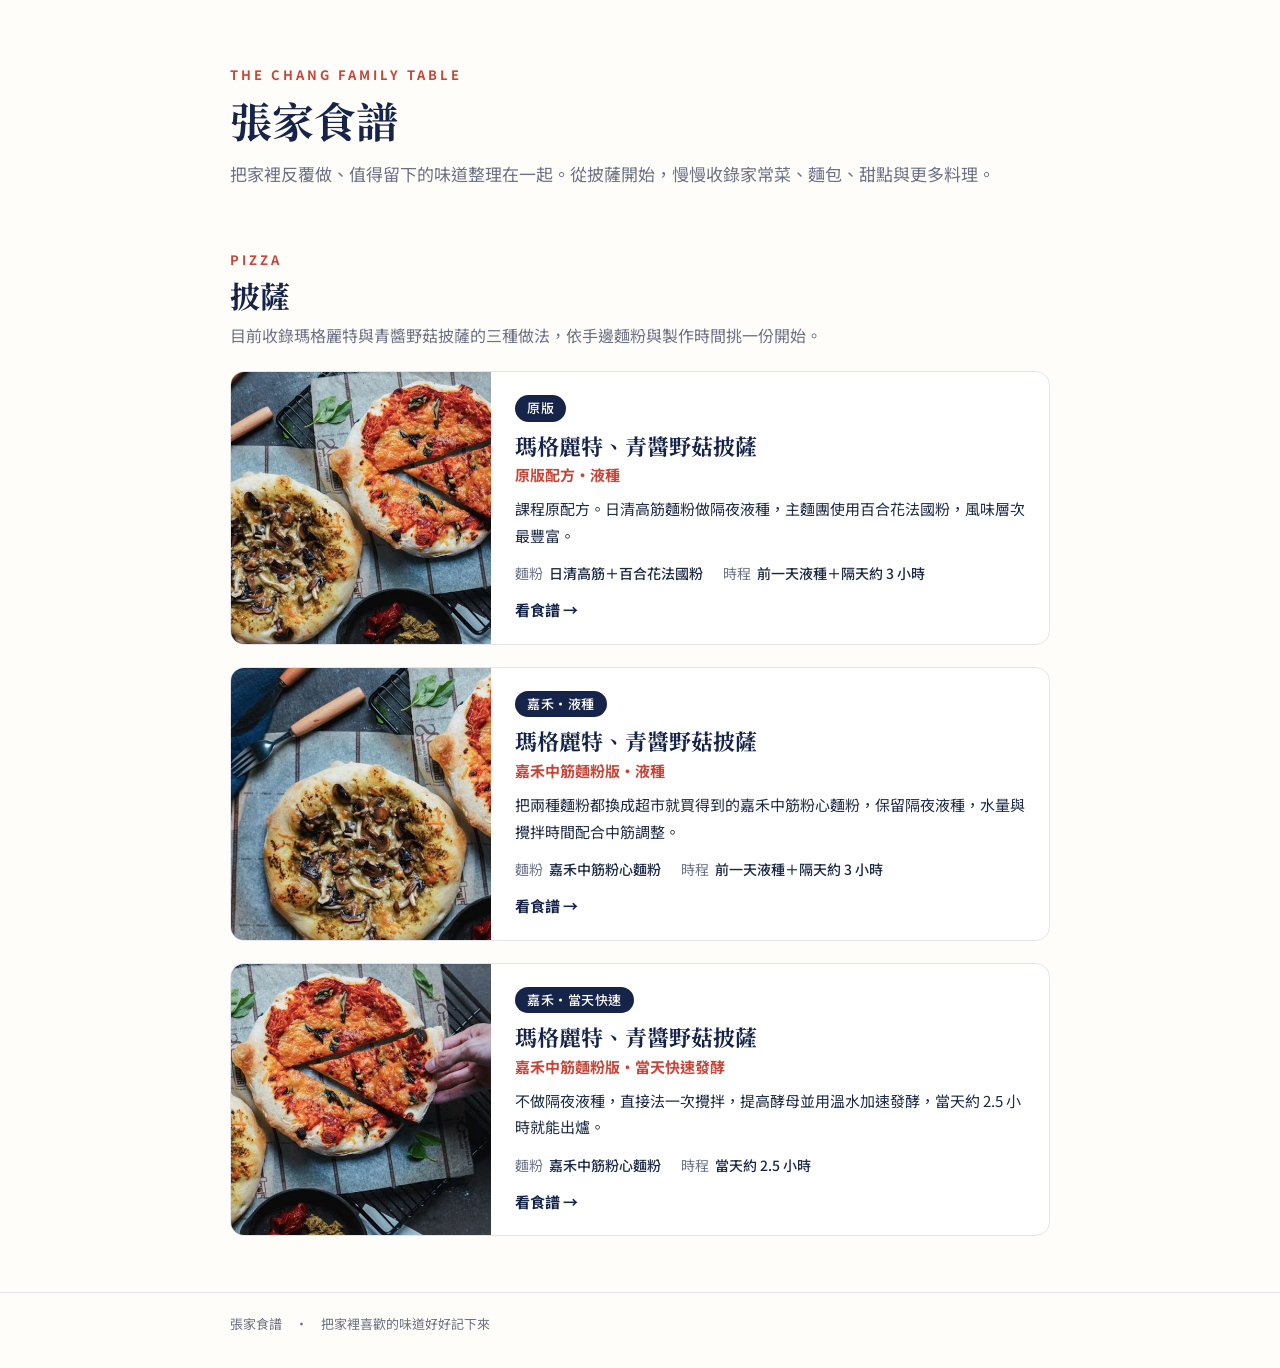
<file: site/index.html>
<!doctype html>
<html lang="zh-Hant-TW">
<head>
<meta charset="utf-8">
<meta name="viewport" content="width=device-width, initial-scale=1">
<title>張家食譜</title>
<meta name="description" content="張家餐桌上的家常菜、麵包、甜點與各種料理筆記">
<link rel="preconnect" href="https://fonts.googleapis.com">
<link rel="preconnect" href="https://fonts.gstatic.com" crossorigin>
<link href="https://fonts.googleapis.com/css2?family=Noto+Sans+TC:wght@400;500;700&family=Noto+Serif+TC:wght@600;700&display=swap" rel="stylesheet">
<link rel="stylesheet" href="assets/style.css">
<link rel="icon" href="assets/favicon.svg" type="image/svg+xml">
</head>
<body>

<header class="home-head"><div class="wrap">
  <p class="eyebrow">The Chang Family Table</p>
  <h1>張家食譜</h1>
  <p class="lead">把家裡反覆做、值得留下的味道整理在一起。從披薩開始，慢慢收錄家常菜、麵包、甜點與更多料理。</p>
</div></header>
<main class="wrap">
  <div class="collection-head">
    <p class="eyebrow">Pizza</p>
    <h2>披薩</h2>
    <p>目前收錄瑪格麗特與青醬野菇披薩的三種做法，依手邊麵粉與製作時間挑一份開始。</p>
  </div>
  <div class="list"><a class="rcard" href="recipes/original.html">
  <img src="assets/thumb-original.jpg" alt="" width="520" height="520" loading="lazy">
  <div class="rbody"><span class="badge">原版</span>
  <h2>瑪格麗特、青醬野菇披薩</h2><p class="variant">原版配方・液種</p>
  <p>課程原配方。日清高筋麵粉做隔夜液種，主麵團使用百合花法國粉，風味層次最豐富。</p>
  <dl><div><dt>麵粉</dt><dd>日清高筋＋百合花法國粉</dd></div><div><dt>時程</dt><dd>前一天液種＋隔天約 3 小時</dd></div></dl>
  <span class="more">看食譜 →</span></div></a><a class="rcard" href="recipes/chiaher-poolish.html">
  <img src="assets/thumb-chiaher-poolish.jpg" alt="" width="520" height="520" loading="lazy">
  <div class="rbody"><span class="badge">嘉禾・液種</span>
  <h2>瑪格麗特、青醬野菇披薩</h2><p class="variant">嘉禾中筋麵粉版・液種</p>
  <p>把兩種麵粉都換成超市就買得到的嘉禾中筋粉心麵粉，保留隔夜液種，水量與攪拌時間配合中筋調整。</p>
  <dl><div><dt>麵粉</dt><dd>嘉禾中筋粉心麵粉</dd></div><div><dt>時程</dt><dd>前一天液種＋隔天約 3 小時</dd></div></dl>
  <span class="more">看食譜 →</span></div></a><a class="rcard" href="recipes/chiaher-same-day.html">
  <img src="assets/thumb-chiaher-same-day.jpg" alt="" width="520" height="520" loading="lazy">
  <div class="rbody"><span class="badge">嘉禾・當天快速</span>
  <h2>瑪格麗特、青醬野菇披薩</h2><p class="variant">嘉禾中筋麵粉版・當天快速發酵</p>
  <p>不做隔夜液種，直接法一次攪拌，提高酵母並用溫水加速發酵，當天約 2.5 小時就能出爐。</p>
  <dl><div><dt>麵粉</dt><dd>嘉禾中筋粉心麵粉</dd></div><div><dt>時程</dt><dd>當天約 2.5 小時</dd></div></dl>
  <span class="more">看食譜 →</span></div></a></div>
</main>
<footer class="site-foot"><div class="wrap">張家食譜　·　把家裡喜歡的味道好好記下來</div></footer>
</body>
</html>
</file>
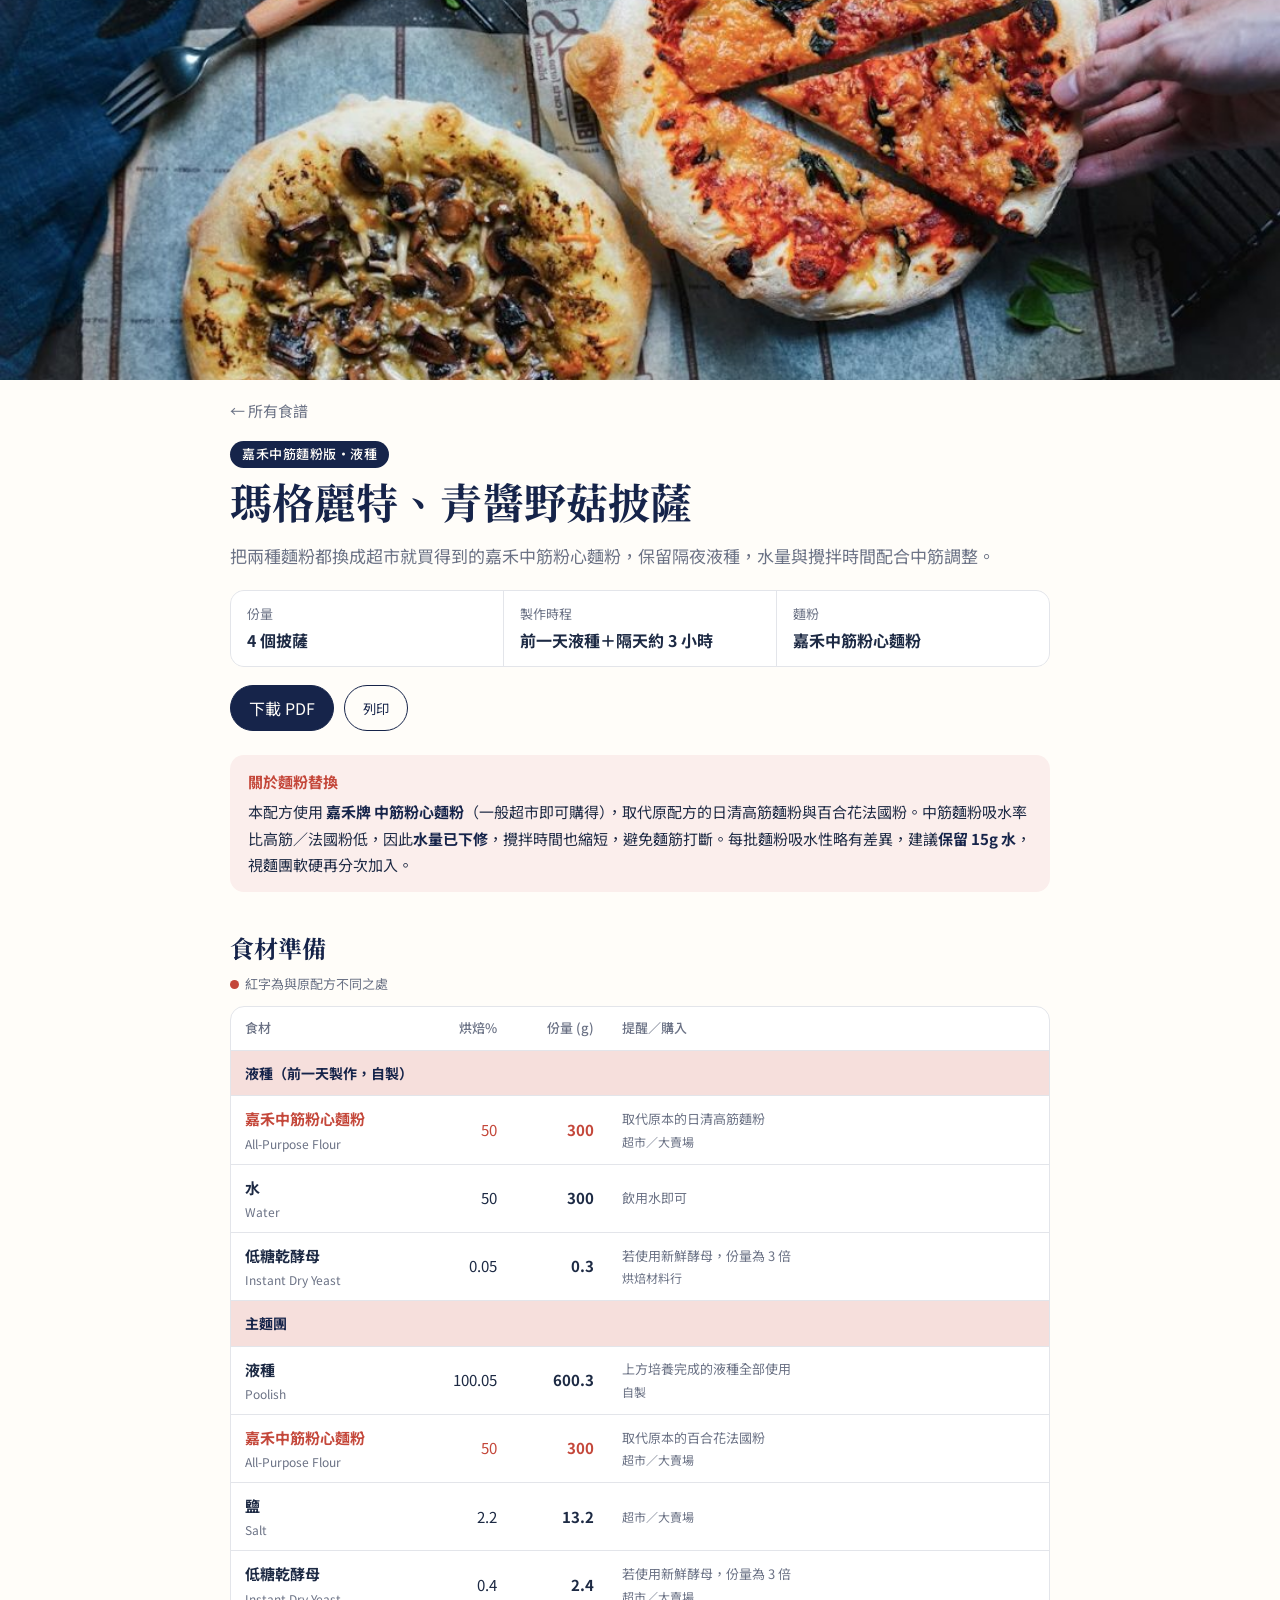
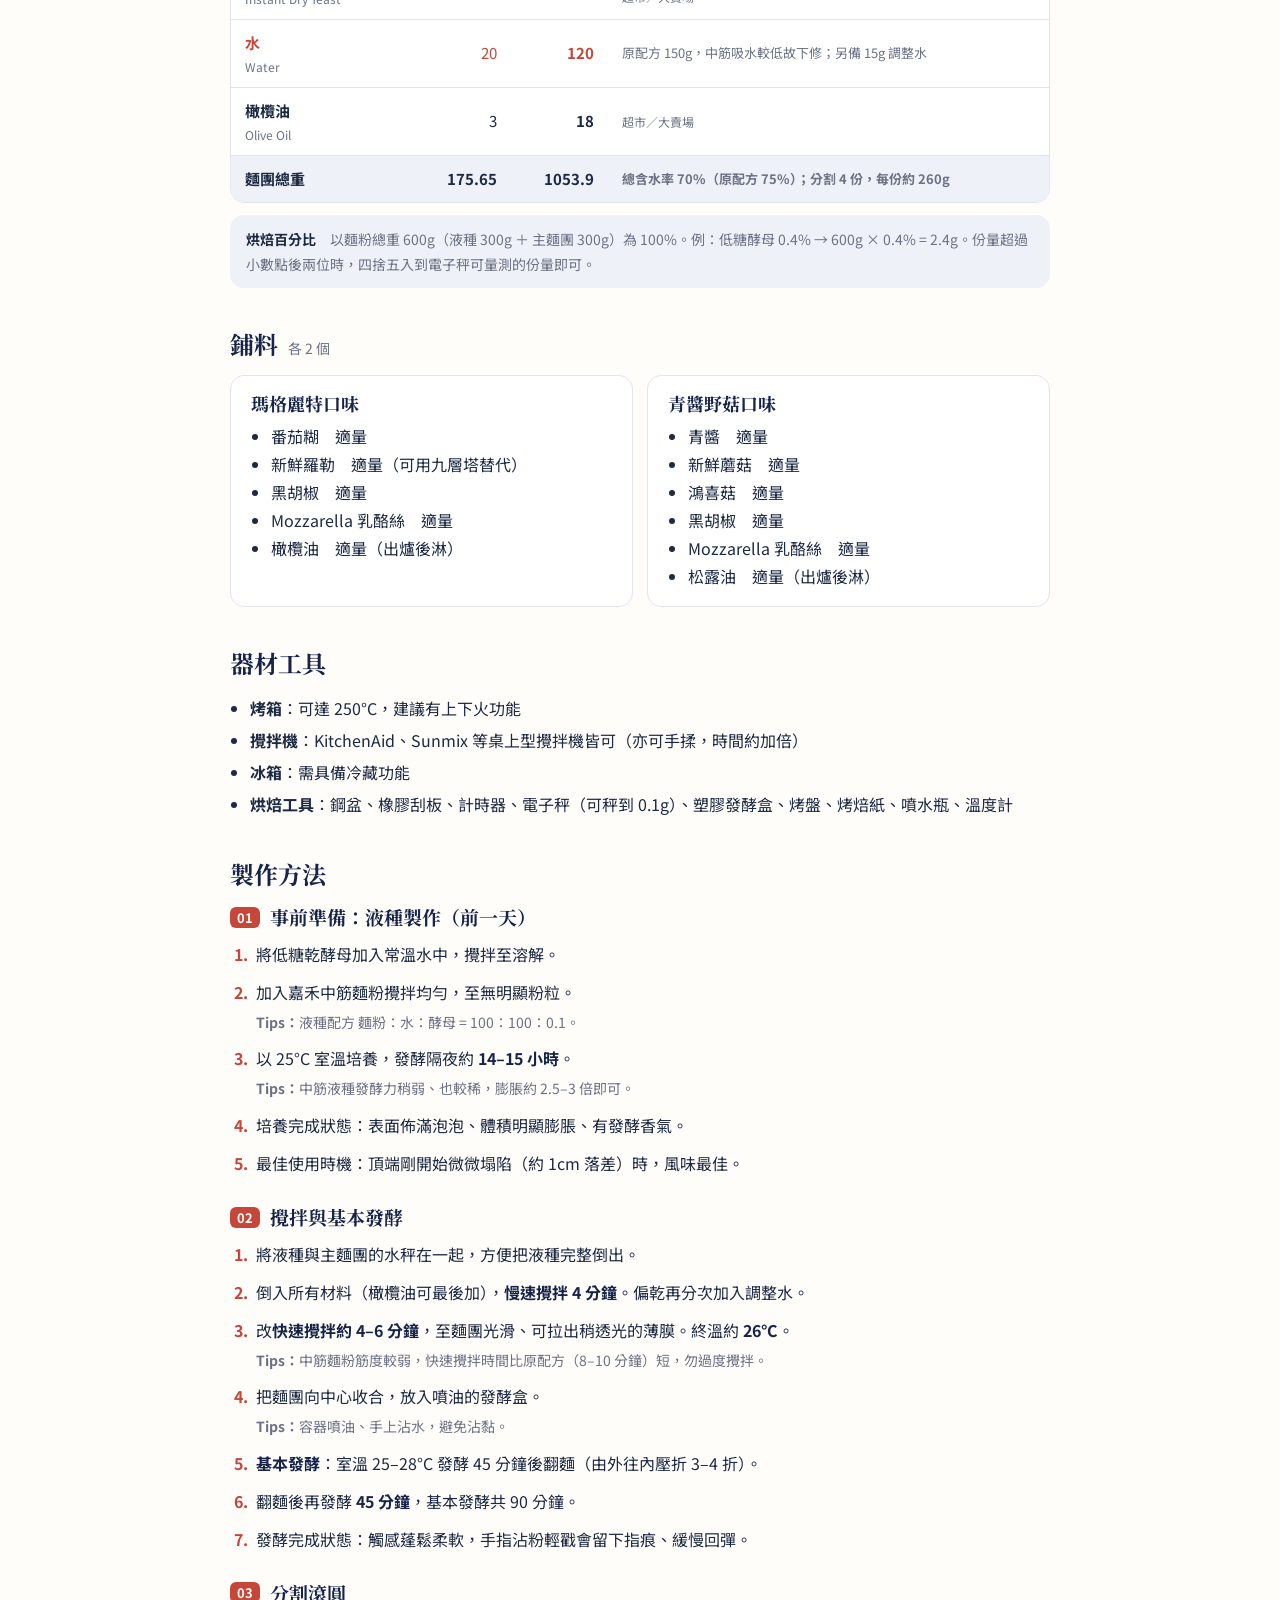
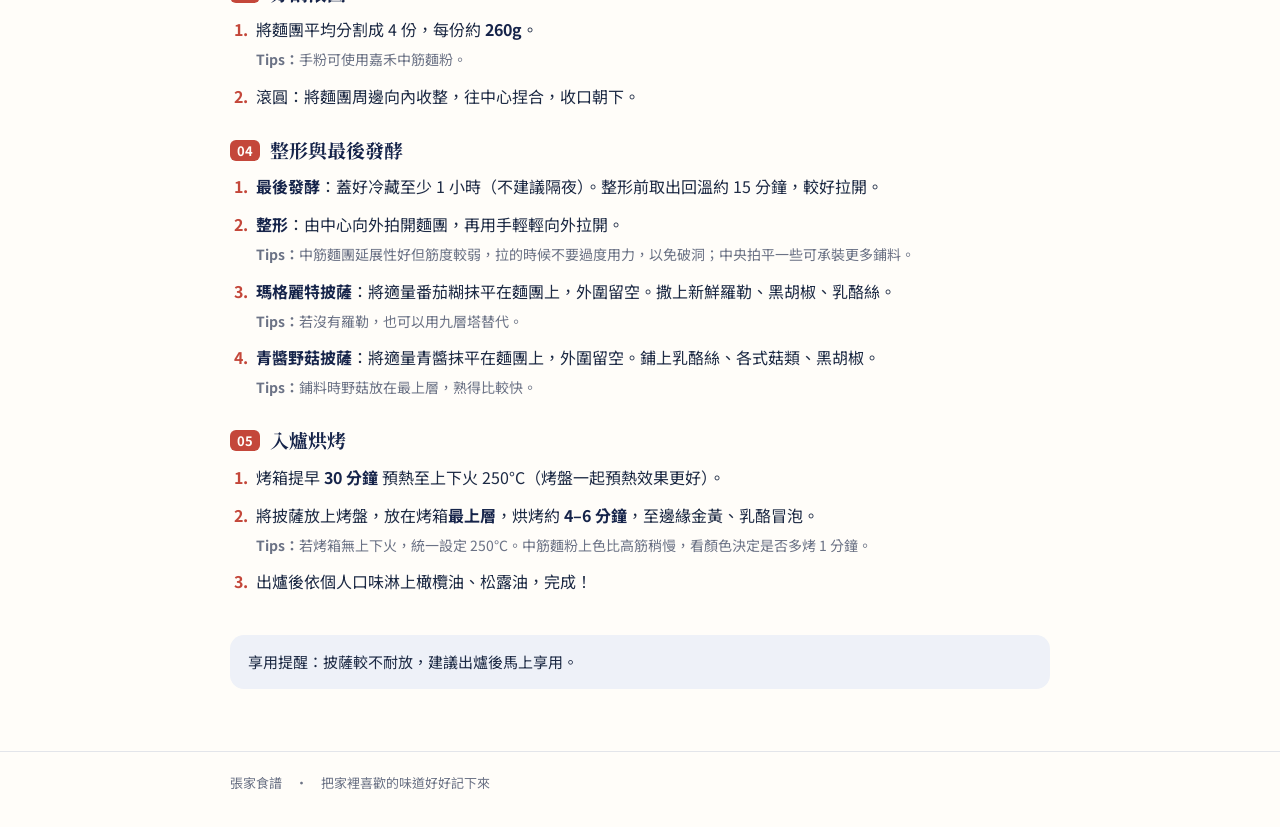
<file: site/recipes/chiaher-poolish.html>
<!doctype html>
<html lang="zh-Hant-TW">
<head>
<meta charset="utf-8">
<meta name="viewport" content="width=device-width, initial-scale=1">
<title>嘉禾中筋麵粉版・液種｜瑪格麗特、青醬野菇披薩</title>
<meta name="description" content="把兩種麵粉都換成超市就買得到的嘉禾中筋粉心麵粉，保留隔夜液種，水量與攪拌時間配合中筋調整。">
<link rel="preconnect" href="https://fonts.googleapis.com">
<link rel="preconnect" href="https://fonts.gstatic.com" crossorigin>
<link href="https://fonts.googleapis.com/css2?family=Noto+Sans+TC:wght@400;500;700&family=Noto+Serif+TC:wght@600;700&display=swap" rel="stylesheet">
<link rel="stylesheet" href="../assets/style.css">
<link rel="icon" href="../assets/favicon.svg" type="image/svg+xml">
</head>
<body>

<header class="hero">
  <img src="../assets/cover.jpg" alt="瑪格麗特披薩與青醬野菇披薩成品" width="1100" height="613">
</header>
<main class="wrap recipe">
  <nav class="crumb"><a href="../">← 所有食譜</a></nav>
  <p class="badge">嘉禾中筋麵粉版・液種</p>
  <h1>瑪格麗特、青醬野菇披薩</h1>
  <p class="lead">把兩種麵粉都換成超市就買得到的嘉禾中筋粉心麵粉，保留隔夜液種，水量與攪拌時間配合中筋調整。</p>
  <dl class="facts">
    <div><dt>份量</dt><dd>4 個披薩</dd></div>
    <div><dt>製作時程</dt><dd>前一天液種＋隔天約 3 小時</dd></div>
    <div><dt>麵粉</dt><dd>嘉禾中筋粉心麵粉</dd></div>
  </dl>
  <div class="actions"><a class="btn" href="../pdf/chiaher-poolish.pdf" download>下載 PDF</a><button class="btn ghost" onclick="window.print()">列印</button></div>
  <aside class="note"><h4>關於麵粉替換</h4><p>本配方使用 <strong>嘉禾牌 中筋粉心麵粉</strong>（一般超市即可購得），取代原配方的日清高筋麵粉與百合花法國粉。中筋麵粉吸水率比高筋／法國粉低，因此<strong>水量已下修</strong>，攪拌時間也縮短，避免麵筋打斷。每批麵粉吸水性略有差異，建議<strong>保留 15g 水</strong>，視麵團軟硬再分次加入。</p></aside>
  <section><h2>食材準備</h2><p class="legend"><span class="dot"></span>紅字為與原配方不同之處</p><div class="table-wrap"><table class="ing">
<thead><tr><th>食材</th><th class="num">烘焙%</th><th class="num">份量 (g)</th><th>提醒／購入</th></tr></thead>
<tbody><tr class="sec"><th colspan="4" scope="rowgroup">液種（前一天製作，自製）</th></tr><tr class="chg"><td class="name">嘉禾中筋粉心麵粉<span>All-Purpose Flour</span></td><td class="num">50</td><td class="num g">300</td><td class="memo">取代原本的日清高筋麵粉<small>超市／大賣場</small></td></tr><tr><td class="name">水<span>Water</span></td><td class="num">50</td><td class="num g">300</td><td class="memo">飲用水即可</td></tr><tr><td class="name">低糖乾酵母<span>Instant Dry Yeast</span></td><td class="num">0.05</td><td class="num g">0.3</td><td class="memo">若使用新鮮酵母，份量為 3 倍<small>烘焙材料行</small></td></tr><tr class="sec"><th colspan="4" scope="rowgroup">主麵團</th></tr><tr><td class="name">液種<span>Poolish</span></td><td class="num">100.05</td><td class="num g">600.3</td><td class="memo">上方培養完成的液種全部使用<small>自製</small></td></tr><tr class="chg"><td class="name">嘉禾中筋粉心麵粉<span>All-Purpose Flour</span></td><td class="num">50</td><td class="num g">300</td><td class="memo">取代原本的百合花法國粉<small>超市／大賣場</small></td></tr><tr><td class="name">鹽<span>Salt</span></td><td class="num">2.2</td><td class="num g">13.2</td><td class="memo"><small>超市／大賣場</small></td></tr><tr><td class="name">低糖乾酵母<span>Instant Dry Yeast</span></td><td class="num">0.4</td><td class="num g">2.4</td><td class="memo">若使用新鮮酵母，份量為 3 倍<small>超市／大賣場</small></td></tr><tr class="chg"><td class="name">水<span>Water</span></td><td class="num">20</td><td class="num g">120</td><td class="memo">原配方 150g，中筋吸水較低故下修；另備 15g 調整水</td></tr><tr><td class="name">橄欖油<span>Olive Oil</span></td><td class="num">3</td><td class="num g">18</td><td class="memo"><small>超市／大賣場</small></td></tr><tr class="total"><td class="name">麵團總重</td><td class="num">175.65</td><td class="num g">1053.9</td><td class="memo">總含水率 70%（原配方 75%）；分割 4 份，每份約 260g</td></tr></tbody></table></div><p class="baker"><b>烘焙百分比</b>　以麵粉總重 600g（液種 300g ＋ 主麵團 300g）為 100%。例：低糖酵母 0.4% → 600g × 0.4% = 2.4g。份量超過小數點後兩位時，四捨五入到電子秤可量測的份量即可。</p></section>
  
  <section><h2>鋪料 <em>各 2 個</em></h2><div class="cards"><div class="card"><h3>瑪格麗特口味</h3><ul><li>番茄糊　適量</li><li>新鮮羅勒　適量（可用九層塔替代）</li><li>黑胡椒　適量</li><li>Mozzarella 乳酪絲　適量</li><li>橄欖油　適量（出爐後淋）</li></ul></div><div class="card"><h3>青醬野菇口味</h3><ul><li>青醬　適量</li><li>新鮮蘑菇　適量</li><li>鴻喜菇　適量</li><li>黑胡椒　適量</li><li>Mozzarella 乳酪絲　適量</li><li>松露油　適量（出爐後淋）</li></ul></div></div></section>
  <section><h2>器材工具</h2><ul class="tools"><li><b>烤箱</b>：可達 250°C，建議有上下火功能</li><li><b>攪拌機</b>：KitchenAid、Sunmix 等桌上型攪拌機皆可（亦可手揉，時間約加倍）</li><li><b>冰箱</b>：需具備冷藏功能</li><li><b>烘焙工具</b>：鋼盆、橡膠刮板、計時器、電子秤（可秤到 0.1g）、塑膠發酵盒、烤盤、烤焙紙、噴水瓶、溫度計</li></ul></section>
  <section><h2>製作方法</h2><div class="step-group"><h3><span>01</span>事前準備：液種製作（前一天）</h3><ol><li>將低糖乾酵母加入常溫水中，攪拌至溶解。</li><li>加入嘉禾中筋麵粉攪拌均勻，至無明顯粉粒。<p class=tip>液種配方 麵粉：水：酵母 = 100：100：0.1。</p></li><li>以 25°C 室溫培養，發酵隔夜約 <strong>14–15 小時</strong>。<p class=tip>中筋液種發酵力稍弱、也較稀，膨脹約 2.5–3 倍即可。</p></li><li>培養完成狀態：表面佈滿泡泡、體積明顯膨脹、有發酵香氣。</li><li>最佳使用時機：頂端剛開始微微塌陷（約 1cm 落差）時，風味最佳。</li></ol></div><div class="step-group"><h3><span>02</span>攪拌與基本發酵</h3><ol><li>將液種與主麵團的水秤在一起，方便把液種完整倒出。</li><li>倒入所有材料（橄欖油可最後加），<strong>慢速攪拌 4 分鐘</strong>。偏乾再分次加入調整水。</li><li>改<strong>快速攪拌約 4–6 分鐘</strong>，至麵團光滑、可拉出稍透光的薄膜。終溫約 <strong>26°C</strong>。<p class=tip>中筋麵粉筋度較弱，快速攪拌時間比原配方（8–10 分鐘）短，勿過度攪拌。</p></li><li>把麵團向中心收合，放入噴油的發酵盒。<p class=tip>容器噴油、手上沾水，避免沾黏。</p></li><li><strong>基本發酵</strong>：室溫 25–28°C 發酵 45 分鐘後翻麵（由外往內壓折 3–4 折）。</li><li>翻麵後再發酵 <strong>45 分鐘</strong>，基本發酵共 90 分鐘。</li><li>發酵完成狀態：觸感蓬鬆柔軟，手指沾粉輕戳會留下指痕、緩慢回彈。</li></ol></div><div class="step-group"><h3><span>03</span>分割滾圓</h3><ol><li>將麵團平均分割成 4 份，每份約 <strong>260g</strong>。<p class=tip>手粉可使用嘉禾中筋麵粉。</p></li><li>滾圓：將麵團周邊向內收整，往中心捏合，收口朝下。</li></ol></div><div class="step-group"><h3><span>04</span>整形與最後發酵</h3><ol><li><strong>最後發酵</strong>：蓋好冷藏至少 1 小時（不建議隔夜）。整形前取出回溫約 15 分鐘，較好拉開。</li><li><strong>整形</strong>：由中心向外拍開麵團，再用手輕輕向外拉開。<p class=tip>中筋麵團延展性好但筋度較弱，拉的時候不要過度用力，以免破洞；中央拍平一些可承裝更多鋪料。</p></li><li><strong>瑪格麗特披薩</strong>：將適量番茄糊抹平在麵團上，外圍留空。撒上新鮮羅勒、黑胡椒、乳酪絲。<p class=tip>若沒有羅勒，也可以用九層塔替代。</p></li><li><strong>青醬野菇披薩</strong>：將適量青醬抹平在麵團上，外圍留空。鋪上乳酪絲、各式菇類、黑胡椒。<p class=tip>鋪料時野菇放在最上層，熟得比較快。</p></li></ol></div><div class="step-group"><h3><span>05</span>入爐烘烤</h3><ol><li>烤箱提早 <strong>30 分鐘</strong> 預熱至上下火 250°C（烤盤一起預熱效果更好）。</li><li>將披薩放上烤盤，放在烤箱<strong>最上層</strong>，烘烤約 <strong>4–6 分鐘</strong>，至邊緣金黃、乳酪冒泡。<p class=tip>若烤箱無上下火，統一設定 250°C。中筋麵粉上色比高筋稍慢，看顏色決定是否多烤 1 分鐘。</p></li><li>出爐後依個人口味淋上橄欖油、松露油，完成！</li></ol></div></section>
  <aside class="note blue"><p>享用提醒：披薩較不耐放，建議出爐後馬上享用。</p></aside>
  
</main>
<footer class="site-foot"><div class="wrap">張家食譜　·　把家裡喜歡的味道好好記下來</div></footer>
</body>
</html>
</file>
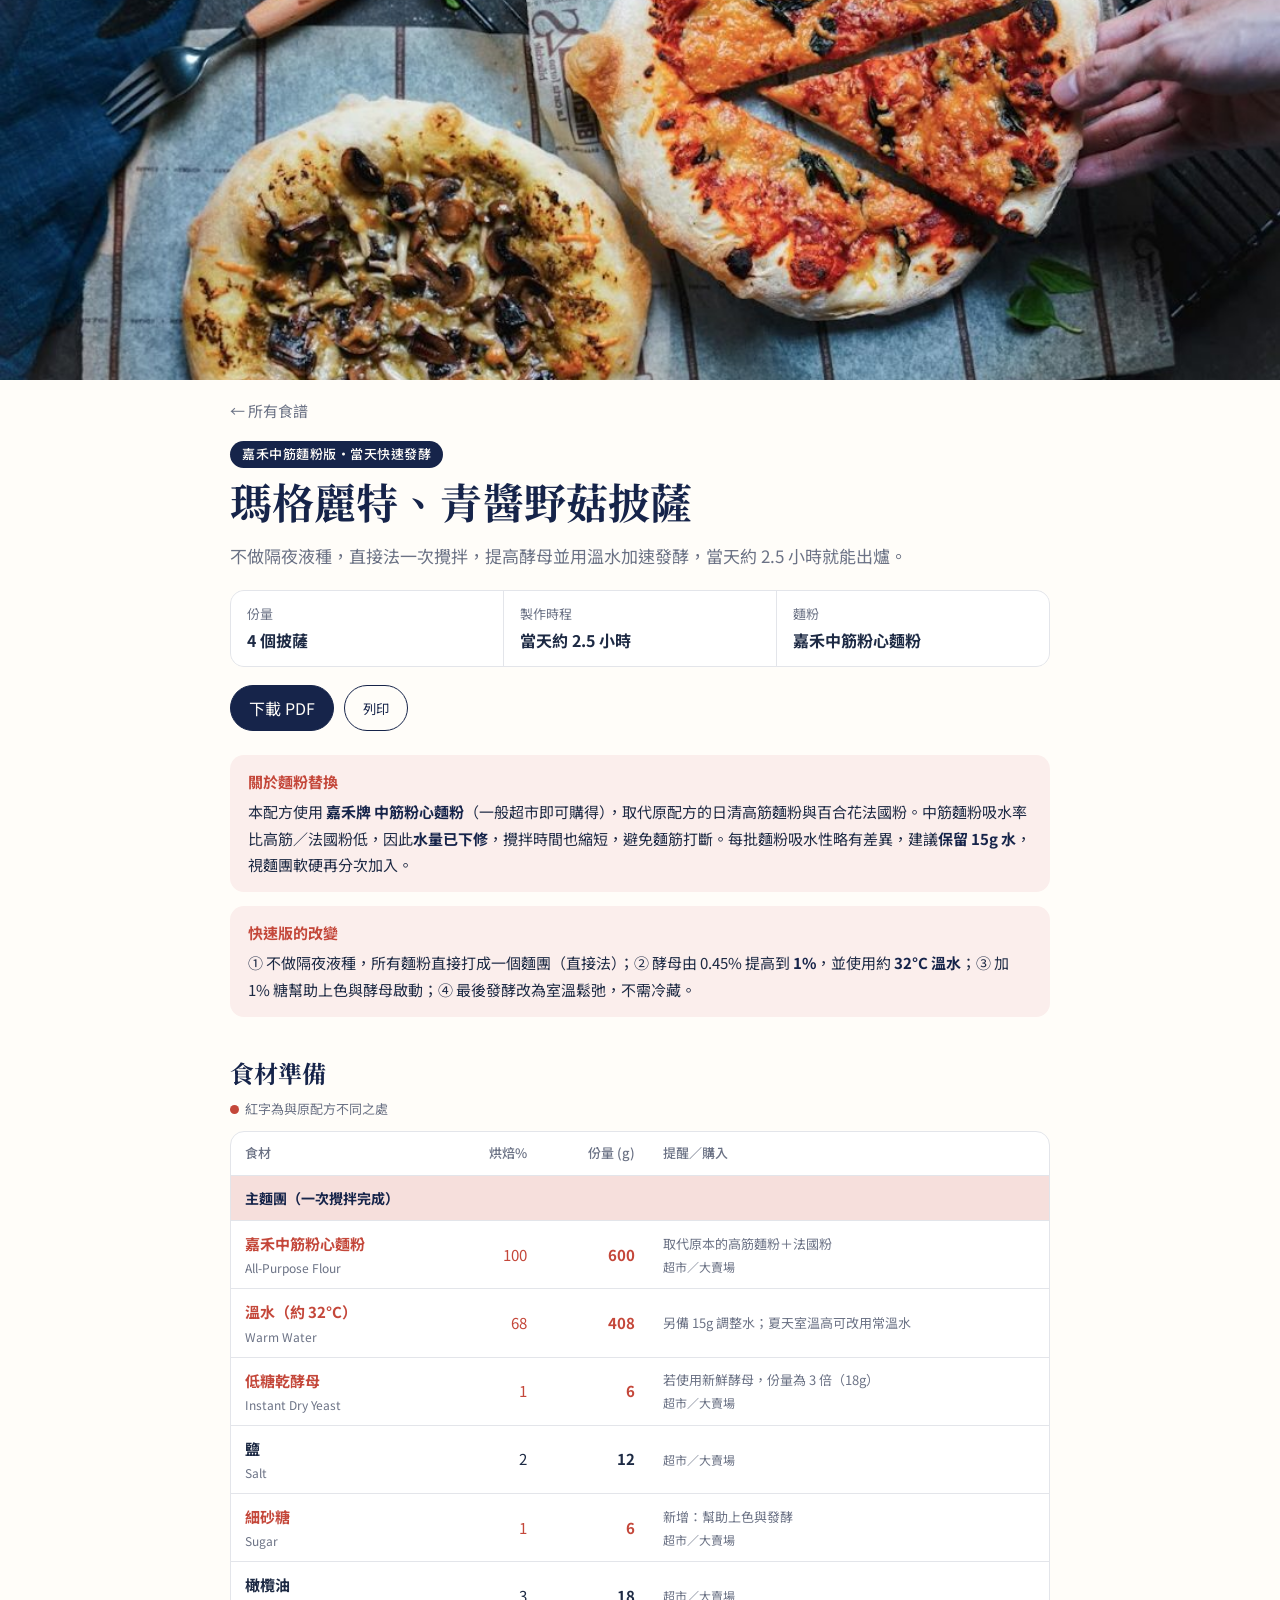
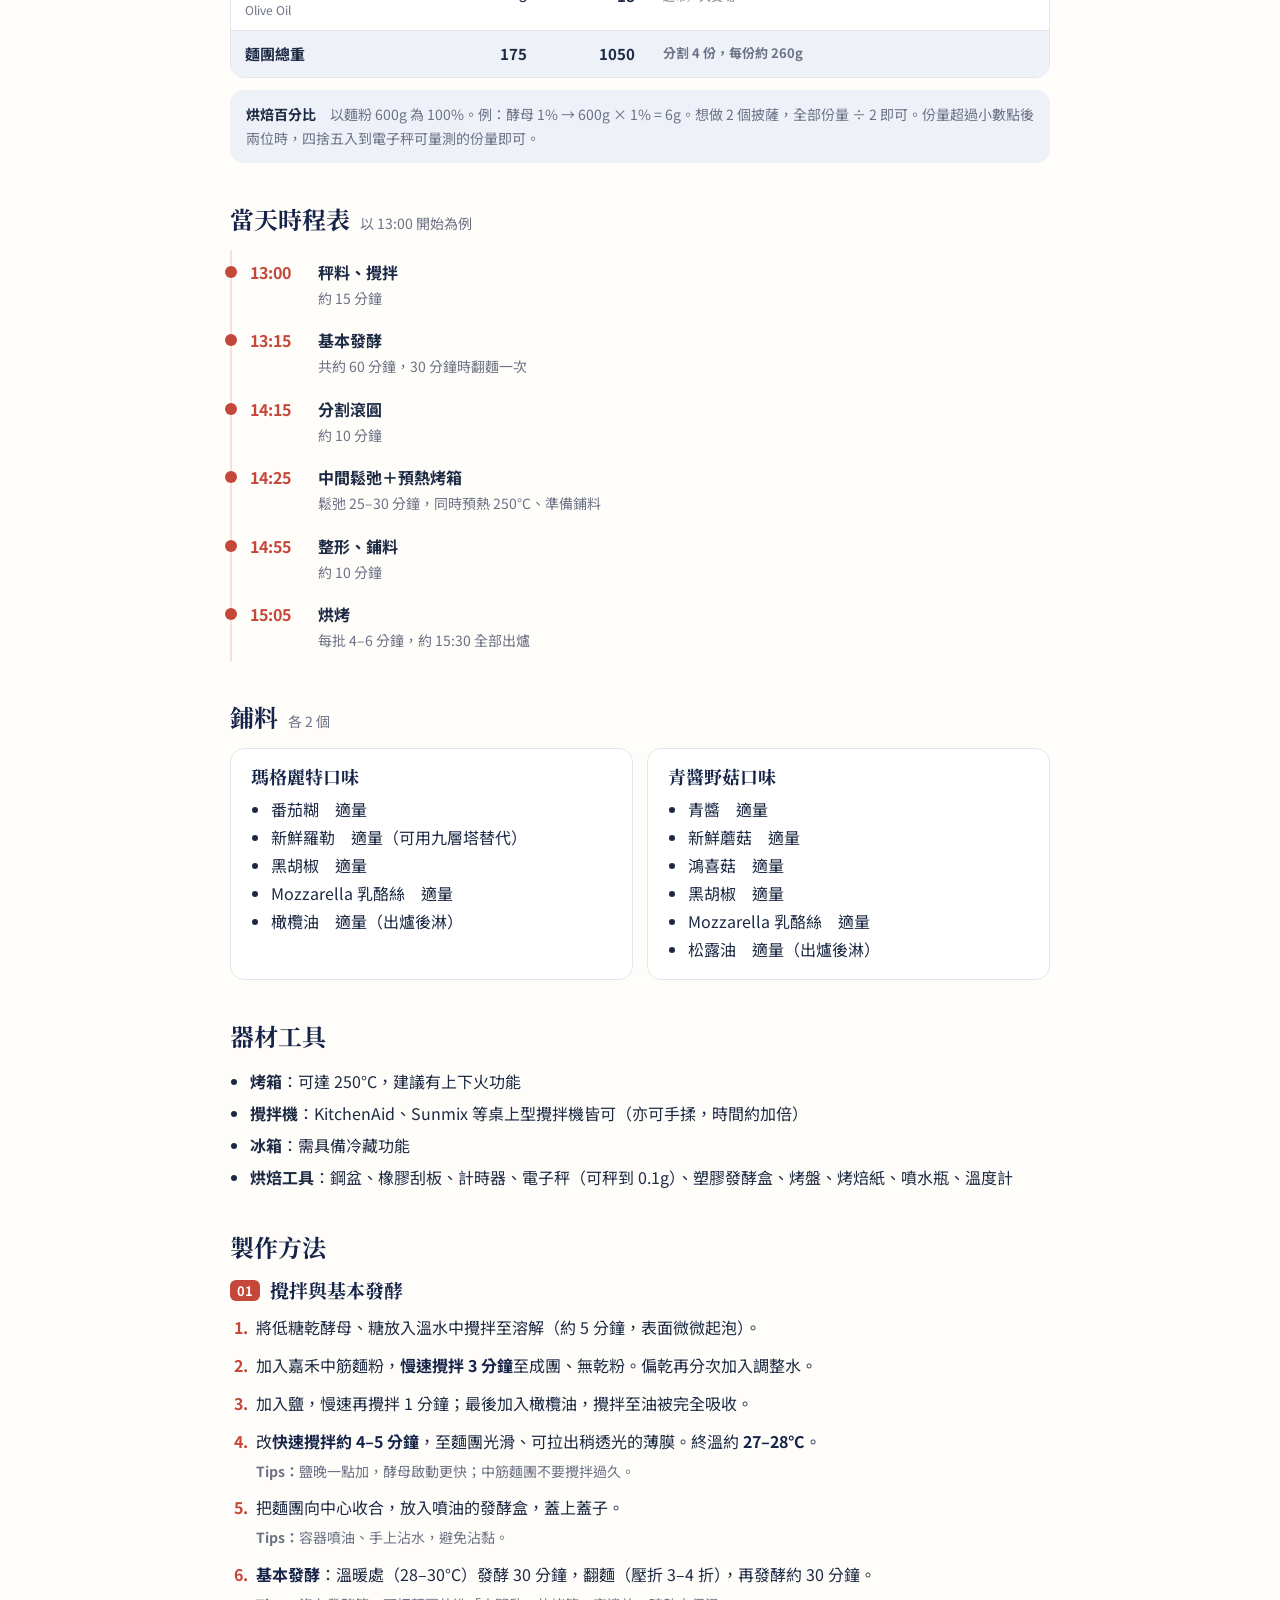
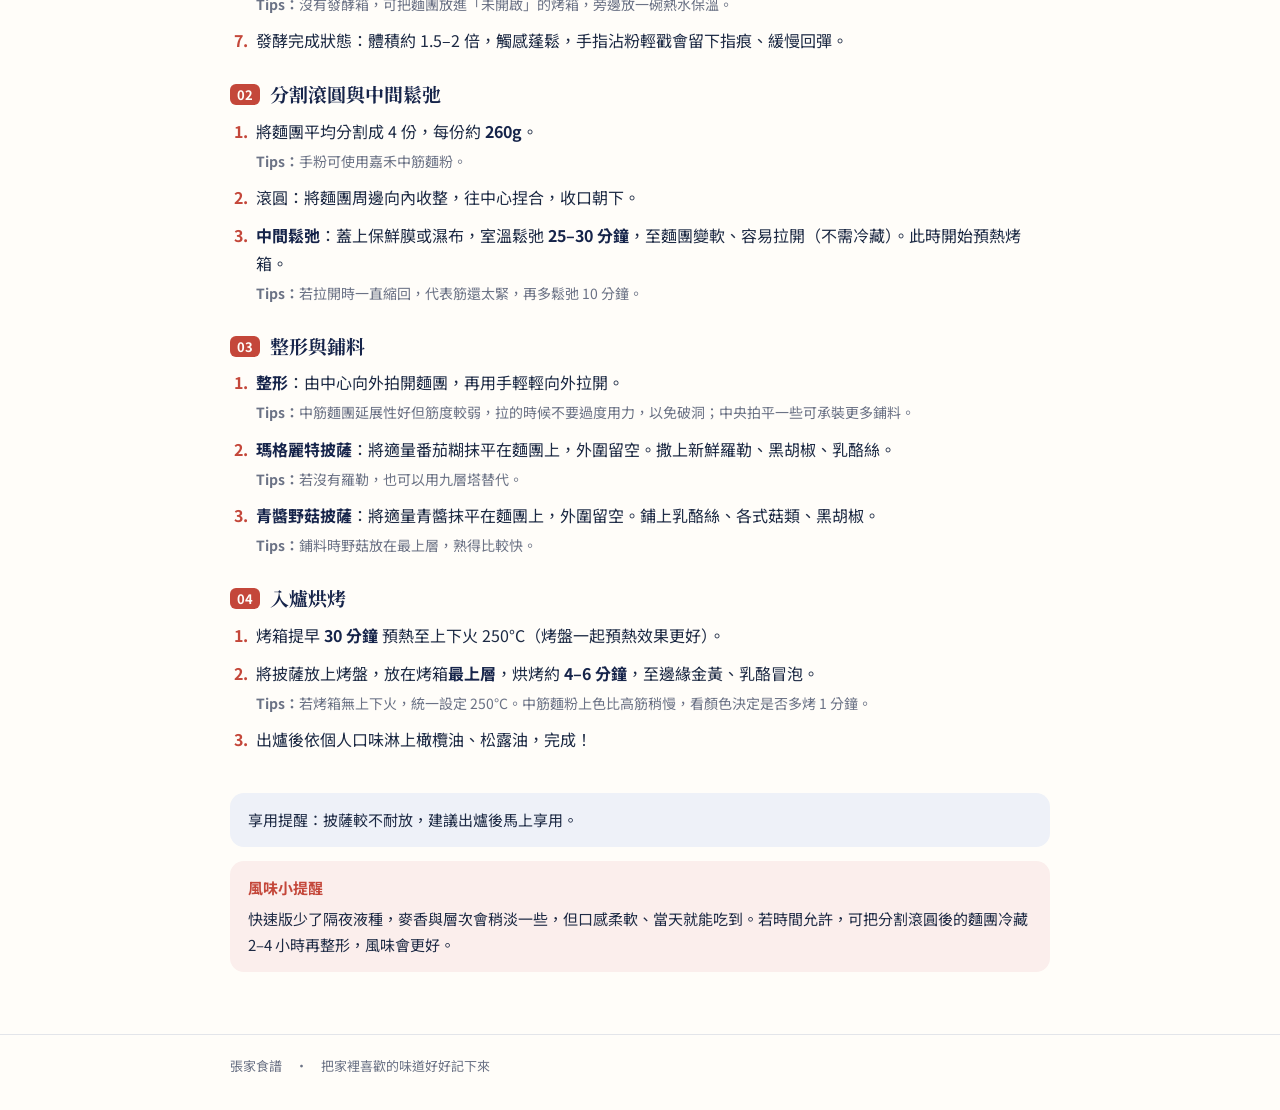
<file: site/recipes/chiaher-same-day.html>
<!doctype html>
<html lang="zh-Hant-TW">
<head>
<meta charset="utf-8">
<meta name="viewport" content="width=device-width, initial-scale=1">
<title>嘉禾中筋麵粉版・當天快速發酵｜瑪格麗特、青醬野菇披薩</title>
<meta name="description" content="不做隔夜液種，直接法一次攪拌，提高酵母並用溫水加速發酵，當天約 2.5 小時就能出爐。">
<link rel="preconnect" href="https://fonts.googleapis.com">
<link rel="preconnect" href="https://fonts.gstatic.com" crossorigin>
<link href="https://fonts.googleapis.com/css2?family=Noto+Sans+TC:wght@400;500;700&family=Noto+Serif+TC:wght@600;700&display=swap" rel="stylesheet">
<link rel="stylesheet" href="../assets/style.css">
<link rel="icon" href="../assets/favicon.svg" type="image/svg+xml">
</head>
<body>

<header class="hero">
  <img src="../assets/cover.jpg" alt="瑪格麗特披薩與青醬野菇披薩成品" width="1100" height="613">
</header>
<main class="wrap recipe">
  <nav class="crumb"><a href="../">← 所有食譜</a></nav>
  <p class="badge">嘉禾中筋麵粉版・當天快速發酵</p>
  <h1>瑪格麗特、青醬野菇披薩</h1>
  <p class="lead">不做隔夜液種，直接法一次攪拌，提高酵母並用溫水加速發酵，當天約 2.5 小時就能出爐。</p>
  <dl class="facts">
    <div><dt>份量</dt><dd>4 個披薩</dd></div>
    <div><dt>製作時程</dt><dd>當天約 2.5 小時</dd></div>
    <div><dt>麵粉</dt><dd>嘉禾中筋粉心麵粉</dd></div>
  </dl>
  <div class="actions"><a class="btn" href="../pdf/chiaher-same-day.pdf" download>下載 PDF</a><button class="btn ghost" onclick="window.print()">列印</button></div>
  <aside class="note"><h4>關於麵粉替換</h4><p>本配方使用 <strong>嘉禾牌 中筋粉心麵粉</strong>（一般超市即可購得），取代原配方的日清高筋麵粉與百合花法國粉。中筋麵粉吸水率比高筋／法國粉低，因此<strong>水量已下修</strong>，攪拌時間也縮短，避免麵筋打斷。每批麵粉吸水性略有差異，建議<strong>保留 15g 水</strong>，視麵團軟硬再分次加入。</p></aside><aside class="note"><h4>快速版的改變</h4><p>① 不做隔夜液種，所有麵粉直接打成一個麵團（直接法）；② 酵母由 0.45% 提高到 <strong>1%</strong>，並使用約 <strong>32°C 溫水</strong>；③ 加 1% 糖幫助上色與酵母啟動；④ 最後發酵改為室溫鬆弛，不需冷藏。</p></aside>
  <section><h2>食材準備</h2><p class="legend"><span class="dot"></span>紅字為與原配方不同之處</p><div class="table-wrap"><table class="ing">
<thead><tr><th>食材</th><th class="num">烘焙%</th><th class="num">份量 (g)</th><th>提醒／購入</th></tr></thead>
<tbody><tr class="sec"><th colspan="4" scope="rowgroup">主麵團（一次攪拌完成）</th></tr><tr class="chg"><td class="name">嘉禾中筋粉心麵粉<span>All-Purpose Flour</span></td><td class="num">100</td><td class="num g">600</td><td class="memo">取代原本的高筋麵粉＋法國粉<small>超市／大賣場</small></td></tr><tr class="chg"><td class="name">溫水（約 32°C）<span>Warm Water</span></td><td class="num">68</td><td class="num g">408</td><td class="memo">另備 15g 調整水；夏天室溫高可改用常溫水</td></tr><tr class="chg"><td class="name">低糖乾酵母<span>Instant Dry Yeast</span></td><td class="num">1</td><td class="num g">6</td><td class="memo">若使用新鮮酵母，份量為 3 倍（18g）<small>超市／大賣場</small></td></tr><tr><td class="name">鹽<span>Salt</span></td><td class="num">2</td><td class="num g">12</td><td class="memo"><small>超市／大賣場</small></td></tr><tr class="chg"><td class="name">細砂糖<span>Sugar</span></td><td class="num">1</td><td class="num g">6</td><td class="memo">新增：幫助上色與發酵<small>超市／大賣場</small></td></tr><tr><td class="name">橄欖油<span>Olive Oil</span></td><td class="num">3</td><td class="num g">18</td><td class="memo"><small>超市／大賣場</small></td></tr><tr class="total"><td class="name">麵團總重</td><td class="num">175</td><td class="num g">1050</td><td class="memo">分割 4 份，每份約 260g</td></tr></tbody></table></div><p class="baker"><b>烘焙百分比</b>　以麵粉 600g 為 100%。例：酵母 1% → 600g × 1% = 6g。想做 2 個披薩，全部份量 ÷ 2 即可。份量超過小數點後兩位時，四捨五入到電子秤可量測的份量即可。</p></section>
  <section><h2>當天時程表 <em>以 13:00 開始為例</em></h2><ol class="timeline"><li><time>13:00</time><div><b>秤料、攪拌</b><span>約 15 分鐘</span></div></li><li><time>13:15</time><div><b>基本發酵</b><span>共約 60 分鐘，30 分鐘時翻麵一次</span></div></li><li><time>14:15</time><div><b>分割滾圓</b><span>約 10 分鐘</span></div></li><li><time>14:25</time><div><b>中間鬆弛＋預熱烤箱</b><span>鬆弛 25–30 分鐘，同時預熱 250°C、準備鋪料</span></div></li><li><time>14:55</time><div><b>整形、鋪料</b><span>約 10 分鐘</span></div></li><li><time>15:05</time><div><b>烘烤</b><span>每批 4–6 分鐘，約 15:30 全部出爐</span></div></li></ol></section>
  <section><h2>鋪料 <em>各 2 個</em></h2><div class="cards"><div class="card"><h3>瑪格麗特口味</h3><ul><li>番茄糊　適量</li><li>新鮮羅勒　適量（可用九層塔替代）</li><li>黑胡椒　適量</li><li>Mozzarella 乳酪絲　適量</li><li>橄欖油　適量（出爐後淋）</li></ul></div><div class="card"><h3>青醬野菇口味</h3><ul><li>青醬　適量</li><li>新鮮蘑菇　適量</li><li>鴻喜菇　適量</li><li>黑胡椒　適量</li><li>Mozzarella 乳酪絲　適量</li><li>松露油　適量（出爐後淋）</li></ul></div></div></section>
  <section><h2>器材工具</h2><ul class="tools"><li><b>烤箱</b>：可達 250°C，建議有上下火功能</li><li><b>攪拌機</b>：KitchenAid、Sunmix 等桌上型攪拌機皆可（亦可手揉，時間約加倍）</li><li><b>冰箱</b>：需具備冷藏功能</li><li><b>烘焙工具</b>：鋼盆、橡膠刮板、計時器、電子秤（可秤到 0.1g）、塑膠發酵盒、烤盤、烤焙紙、噴水瓶、溫度計</li></ul></section>
  <section><h2>製作方法</h2><div class="step-group"><h3><span>01</span>攪拌與基本發酵</h3><ol><li>將低糖乾酵母、糖放入溫水中攪拌至溶解（約 5 分鐘，表面微微起泡）。</li><li>加入嘉禾中筋麵粉，<strong>慢速攪拌 3 分鐘</strong>至成團、無乾粉。偏乾再分次加入調整水。</li><li>加入鹽，慢速再攪拌 1 分鐘；最後加入橄欖油，攪拌至油被完全吸收。</li><li>改<strong>快速攪拌約 4–5 分鐘</strong>，至麵團光滑、可拉出稍透光的薄膜。終溫約 <strong>27–28°C</strong>。<p class=tip>鹽晚一點加，酵母啟動更快；中筋麵團不要攪拌過久。</p></li><li>把麵團向中心收合，放入噴油的發酵盒，蓋上蓋子。<p class=tip>容器噴油、手上沾水，避免沾黏。</p></li><li><strong>基本發酵</strong>：溫暖處（28–30°C）發酵 30 分鐘，翻麵（壓折 3–4 折），再發酵約 30 分鐘。<p class=tip>沒有發酵箱，可把麵團放進「未開啟」的烤箱，旁邊放一碗熱水保溫。</p></li><li>發酵完成狀態：體積約 1.5–2 倍，觸感蓬鬆，手指沾粉輕戳會留下指痕、緩慢回彈。</li></ol></div><div class="step-group"><h3><span>02</span>分割滾圓與中間鬆弛</h3><ol><li>將麵團平均分割成 4 份，每份約 <strong>260g</strong>。<p class=tip>手粉可使用嘉禾中筋麵粉。</p></li><li>滾圓：將麵團周邊向內收整，往中心捏合，收口朝下。</li><li><strong>中間鬆弛</strong>：蓋上保鮮膜或濕布，室溫鬆弛 <strong>25–30 分鐘</strong>，至麵團變軟、容易拉開（不需冷藏）。此時開始預熱烤箱。<p class=tip>若拉開時一直縮回，代表筋還太緊，再多鬆弛 10 分鐘。</p></li></ol></div><div class="step-group"><h3><span>03</span>整形與鋪料</h3><ol><li><strong>整形</strong>：由中心向外拍開麵團，再用手輕輕向外拉開。<p class=tip>中筋麵團延展性好但筋度較弱，拉的時候不要過度用力，以免破洞；中央拍平一些可承裝更多鋪料。</p></li><li><strong>瑪格麗特披薩</strong>：將適量番茄糊抹平在麵團上，外圍留空。撒上新鮮羅勒、黑胡椒、乳酪絲。<p class=tip>若沒有羅勒，也可以用九層塔替代。</p></li><li><strong>青醬野菇披薩</strong>：將適量青醬抹平在麵團上，外圍留空。鋪上乳酪絲、各式菇類、黑胡椒。<p class=tip>鋪料時野菇放在最上層，熟得比較快。</p></li></ol></div><div class="step-group"><h3><span>04</span>入爐烘烤</h3><ol><li>烤箱提早 <strong>30 分鐘</strong> 預熱至上下火 250°C（烤盤一起預熱效果更好）。</li><li>將披薩放上烤盤，放在烤箱<strong>最上層</strong>，烘烤約 <strong>4–6 分鐘</strong>，至邊緣金黃、乳酪冒泡。<p class=tip>若烤箱無上下火，統一設定 250°C。中筋麵粉上色比高筋稍慢，看顏色決定是否多烤 1 分鐘。</p></li><li>出爐後依個人口味淋上橄欖油、松露油，完成！</li></ol></div></section>
  <aside class="note blue"><p>享用提醒：披薩較不耐放，建議出爐後馬上享用。</p></aside>
  <aside class="note"><h4>風味小提醒</h4><p>快速版少了隔夜液種，麥香與層次會稍淡一些，但口感柔軟、當天就能吃到。若時間允許，可把分割滾圓後的麵團冷藏 2–4 小時再整形，風味會更好。</p></aside>
</main>
<footer class="site-foot"><div class="wrap">張家食譜　·　把家裡喜歡的味道好好記下來</div></footer>
</body>
</html>
</file>
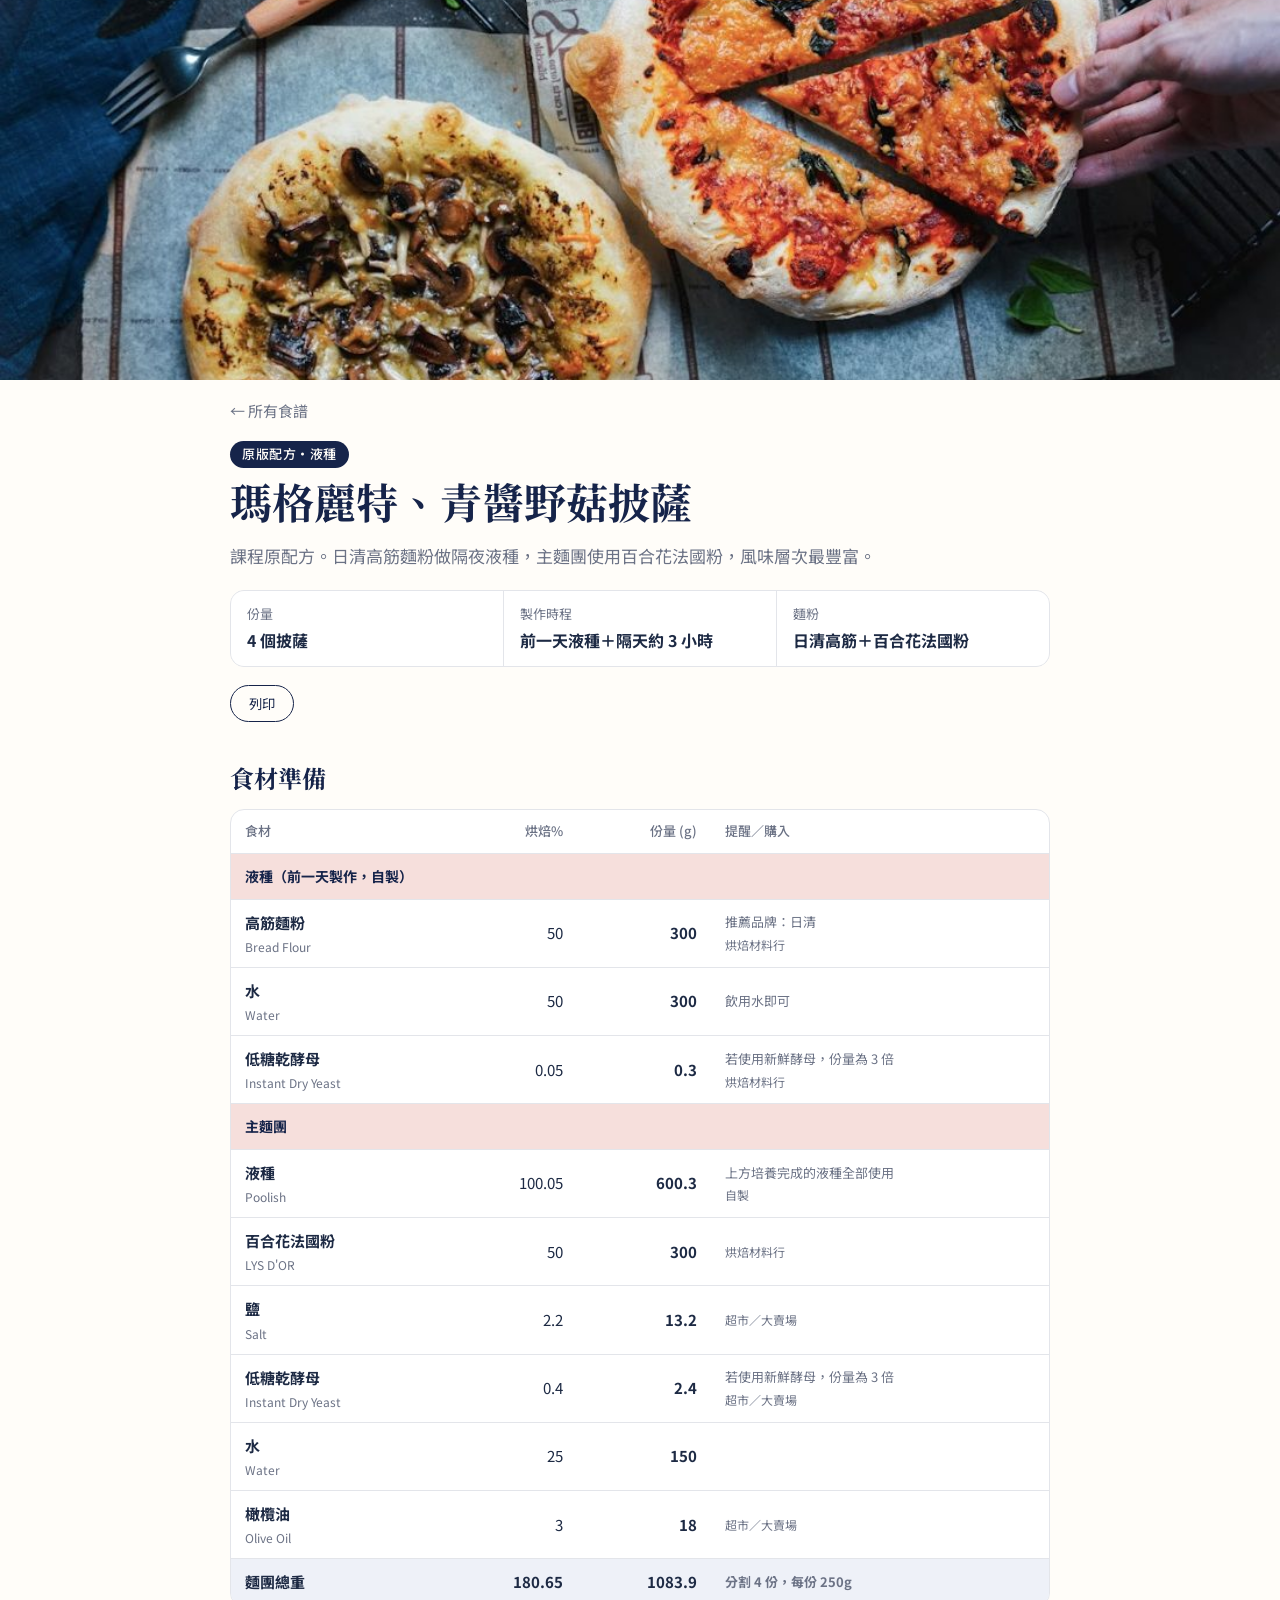
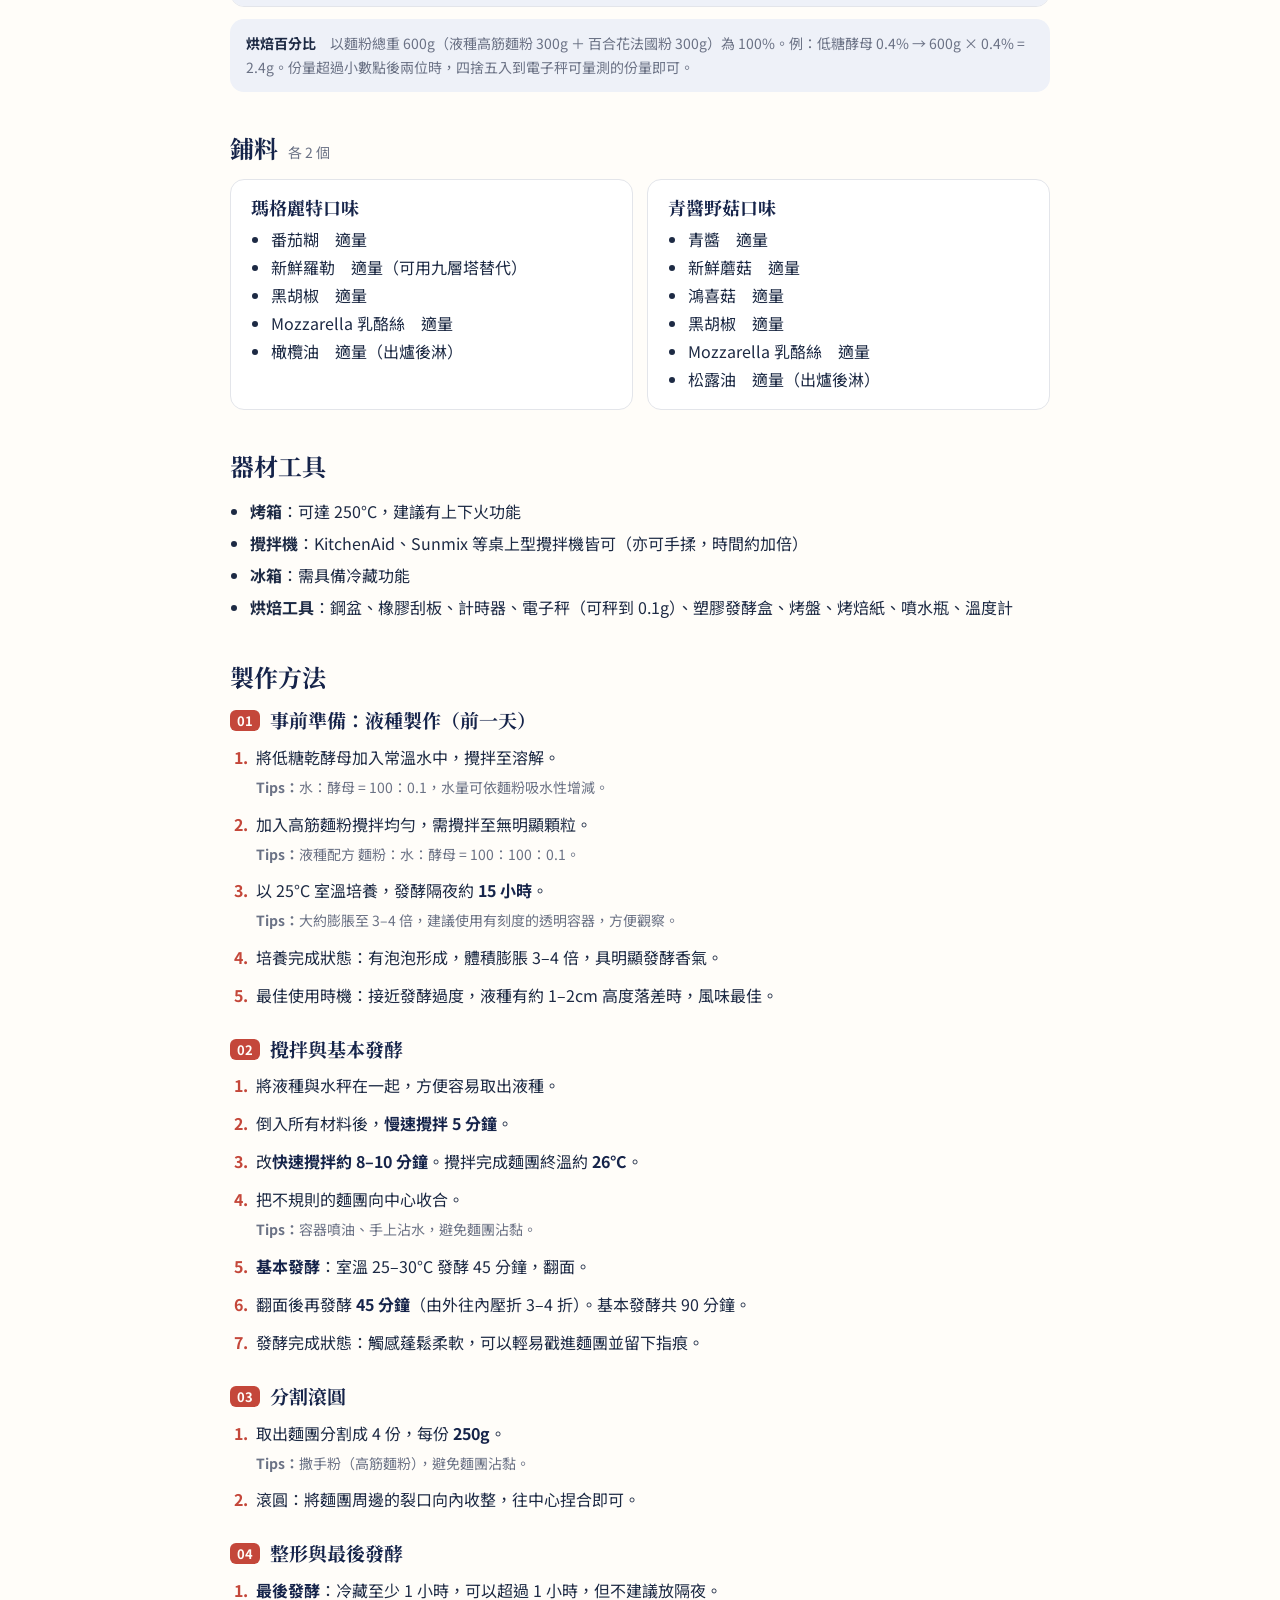
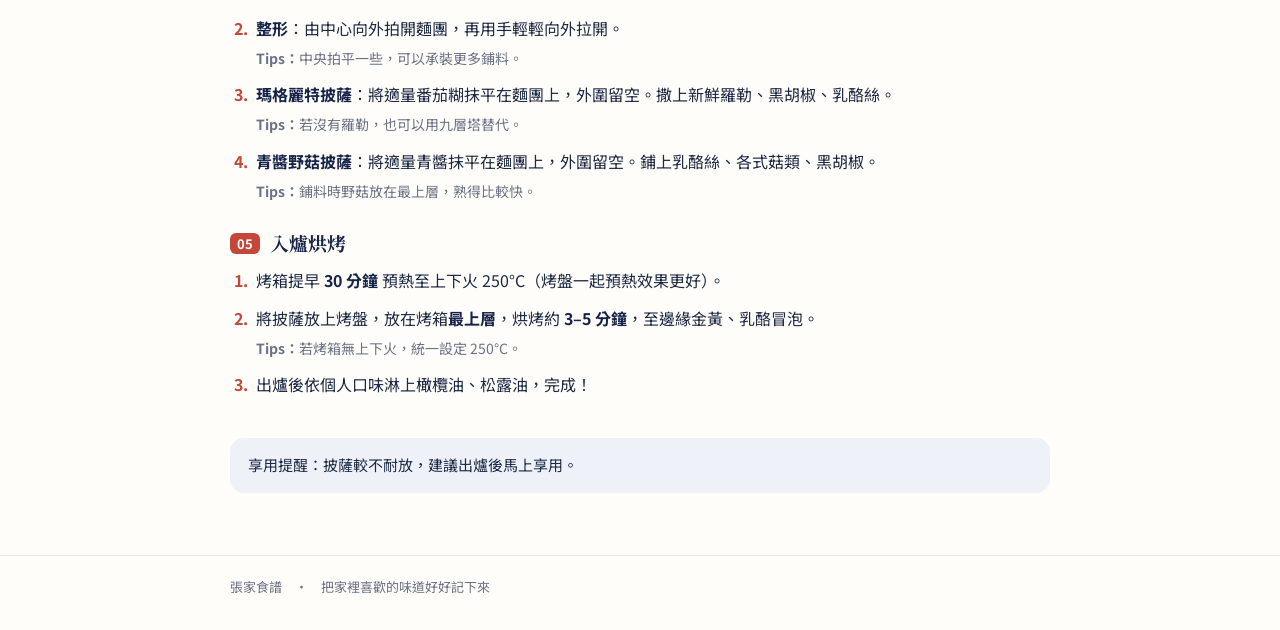
<file: site/recipes/original.html>
<!doctype html>
<html lang="zh-Hant-TW">
<head>
<meta charset="utf-8">
<meta name="viewport" content="width=device-width, initial-scale=1">
<title>原版配方・液種｜瑪格麗特、青醬野菇披薩</title>
<meta name="description" content="課程原配方。日清高筋麵粉做隔夜液種，主麵團使用百合花法國粉，風味層次最豐富。">
<link rel="preconnect" href="https://fonts.googleapis.com">
<link rel="preconnect" href="https://fonts.gstatic.com" crossorigin>
<link href="https://fonts.googleapis.com/css2?family=Noto+Sans+TC:wght@400;500;700&family=Noto+Serif+TC:wght@600;700&display=swap" rel="stylesheet">
<link rel="stylesheet" href="../assets/style.css">
<link rel="icon" href="../assets/favicon.svg" type="image/svg+xml">
</head>
<body>

<header class="hero">
  <img src="../assets/cover.jpg" alt="瑪格麗特披薩與青醬野菇披薩成品" width="1100" height="613">
</header>
<main class="wrap recipe">
  <nav class="crumb"><a href="../">← 所有食譜</a></nav>
  <p class="badge">原版配方・液種</p>
  <h1>瑪格麗特、青醬野菇披薩</h1>
  <p class="lead">課程原配方。日清高筋麵粉做隔夜液種，主麵團使用百合花法國粉，風味層次最豐富。</p>
  <dl class="facts">
    <div><dt>份量</dt><dd>4 個披薩</dd></div>
    <div><dt>製作時程</dt><dd>前一天液種＋隔天約 3 小時</dd></div>
    <div><dt>麵粉</dt><dd>日清高筋＋百合花法國粉</dd></div>
  </dl>
  <div class="actions"><button class="btn ghost" onclick="window.print()">列印</button></div>
  
  <section><h2>食材準備</h2><div class="table-wrap"><table class="ing">
<thead><tr><th>食材</th><th class="num">烘焙%</th><th class="num">份量 (g)</th><th>提醒／購入</th></tr></thead>
<tbody><tr class="sec"><th colspan="4" scope="rowgroup">液種（前一天製作，自製）</th></tr><tr><td class="name">高筋麵粉<span>Bread Flour</span></td><td class="num">50</td><td class="num g">300</td><td class="memo">推薦品牌：日清<small>烘焙材料行</small></td></tr><tr><td class="name">水<span>Water</span></td><td class="num">50</td><td class="num g">300</td><td class="memo">飲用水即可</td></tr><tr><td class="name">低糖乾酵母<span>Instant Dry Yeast</span></td><td class="num">0.05</td><td class="num g">0.3</td><td class="memo">若使用新鮮酵母，份量為 3 倍<small>烘焙材料行</small></td></tr><tr class="sec"><th colspan="4" scope="rowgroup">主麵團</th></tr><tr><td class="name">液種<span>Poolish</span></td><td class="num">100.05</td><td class="num g">600.3</td><td class="memo">上方培養完成的液種全部使用<small>自製</small></td></tr><tr><td class="name">百合花法國粉<span>LYS D'OR</span></td><td class="num">50</td><td class="num g">300</td><td class="memo"><small>烘焙材料行</small></td></tr><tr><td class="name">鹽<span>Salt</span></td><td class="num">2.2</td><td class="num g">13.2</td><td class="memo"><small>超市／大賣場</small></td></tr><tr><td class="name">低糖乾酵母<span>Instant Dry Yeast</span></td><td class="num">0.4</td><td class="num g">2.4</td><td class="memo">若使用新鮮酵母，份量為 3 倍<small>超市／大賣場</small></td></tr><tr><td class="name">水<span>Water</span></td><td class="num">25</td><td class="num g">150</td><td class="memo"></td></tr><tr><td class="name">橄欖油<span>Olive Oil</span></td><td class="num">3</td><td class="num g">18</td><td class="memo"><small>超市／大賣場</small></td></tr><tr class="total"><td class="name">麵團總重</td><td class="num">180.65</td><td class="num g">1083.9</td><td class="memo">分割 4 份，每份 250g</td></tr></tbody></table></div><p class="baker"><b>烘焙百分比</b>　以麵粉總重 600g（液種高筋麵粉 300g ＋ 百合花法國粉 300g）為 100%。例：低糖酵母 0.4% → 600g × 0.4% = 2.4g。份量超過小數點後兩位時，四捨五入到電子秤可量測的份量即可。</p></section>
  
  <section><h2>鋪料 <em>各 2 個</em></h2><div class="cards"><div class="card"><h3>瑪格麗特口味</h3><ul><li>番茄糊　適量</li><li>新鮮羅勒　適量（可用九層塔替代）</li><li>黑胡椒　適量</li><li>Mozzarella 乳酪絲　適量</li><li>橄欖油　適量（出爐後淋）</li></ul></div><div class="card"><h3>青醬野菇口味</h3><ul><li>青醬　適量</li><li>新鮮蘑菇　適量</li><li>鴻喜菇　適量</li><li>黑胡椒　適量</li><li>Mozzarella 乳酪絲　適量</li><li>松露油　適量（出爐後淋）</li></ul></div></div></section>
  <section><h2>器材工具</h2><ul class="tools"><li><b>烤箱</b>：可達 250°C，建議有上下火功能</li><li><b>攪拌機</b>：KitchenAid、Sunmix 等桌上型攪拌機皆可（亦可手揉，時間約加倍）</li><li><b>冰箱</b>：需具備冷藏功能</li><li><b>烘焙工具</b>：鋼盆、橡膠刮板、計時器、電子秤（可秤到 0.1g）、塑膠發酵盒、烤盤、烤焙紙、噴水瓶、溫度計</li></ul></section>
  <section><h2>製作方法</h2><div class="step-group"><h3><span>01</span>事前準備：液種製作（前一天）</h3><ol><li>將低糖乾酵母加入常溫水中，攪拌至溶解。<p class=tip>水：酵母 = 100：0.1，水量可依麵粉吸水性增減。</p></li><li>加入高筋麵粉攪拌均勻，需攪拌至無明顯顆粒。<p class=tip>液種配方 麵粉：水：酵母 = 100：100：0.1。</p></li><li>以 25°C 室溫培養，發酵隔夜約 <strong>15 小時</strong>。<p class=tip>大約膨脹至 3–4 倍，建議使用有刻度的透明容器，方便觀察。</p></li><li>培養完成狀態：有泡泡形成，體積膨脹 3–4 倍，具明顯發酵香氣。</li><li>最佳使用時機：接近發酵過度，液種有約 1–2cm 高度落差時，風味最佳。</li></ol></div><div class="step-group"><h3><span>02</span>攪拌與基本發酵</h3><ol><li>將液種與水秤在一起，方便容易取出液種。</li><li>倒入所有材料後，<strong>慢速攪拌 5 分鐘</strong>。</li><li>改<strong>快速攪拌約 8–10 分鐘</strong>。攪拌完成麵團終溫約 <strong>26°C</strong>。</li><li>把不規則的麵團向中心收合。<p class=tip>容器噴油、手上沾水，避免麵團沾黏。</p></li><li><strong>基本發酵</strong>：室溫 25–30°C 發酵 45 分鐘，翻面。</li><li>翻面後再發酵 <strong>45 分鐘</strong>（由外往內壓折 3–4 折）。基本發酵共 90 分鐘。</li><li>發酵完成狀態：觸感蓬鬆柔軟，可以輕易戳進麵團並留下指痕。</li></ol></div><div class="step-group"><h3><span>03</span>分割滾圓</h3><ol><li>取出麵團分割成 4 份，每份 <strong>250g</strong>。<p class=tip>撒手粉（高筋麵粉），避免麵團沾黏。</p></li><li>滾圓：將麵團周邊的裂口向內收整，往中心捏合即可。</li></ol></div><div class="step-group"><h3><span>04</span>整形與最後發酵</h3><ol><li><strong>最後發酵</strong>：冷藏至少 1 小時，可以超過 1 小時，但不建議放隔夜。</li><li><strong>整形</strong>：由中心向外拍開麵團，再用手輕輕向外拉開。<p class=tip>中央拍平一些，可以承裝更多鋪料。</p></li><li><strong>瑪格麗特披薩</strong>：將適量番茄糊抹平在麵團上，外圍留空。撒上新鮮羅勒、黑胡椒、乳酪絲。<p class=tip>若沒有羅勒，也可以用九層塔替代。</p></li><li><strong>青醬野菇披薩</strong>：將適量青醬抹平在麵團上，外圍留空。鋪上乳酪絲、各式菇類、黑胡椒。<p class=tip>鋪料時野菇放在最上層，熟得比較快。</p></li></ol></div><div class="step-group"><h3><span>05</span>入爐烘烤</h3><ol><li>烤箱提早 <strong>30 分鐘</strong> 預熱至上下火 250°C（烤盤一起預熱效果更好）。</li><li>將披薩放上烤盤，放在烤箱<strong>最上層</strong>，烘烤約 <strong>3–5 分鐘</strong>，至邊緣金黃、乳酪冒泡。<p class=tip>若烤箱無上下火，統一設定 250°C。</p></li><li>出爐後依個人口味淋上橄欖油、松露油，完成！</li></ol></div></section>
  <aside class="note blue"><p>享用提醒：披薩較不耐放，建議出爐後馬上享用。</p></aside>
  
</main>
<footer class="site-foot"><div class="wrap">張家食譜　·　把家裡喜歡的味道好好記下來</div></footer>
</body>
</html>
</file>
<file: site/assets/style.css>
:root {
  --ink: #1d2a44;
  --navy: #16244a;
  --muted: #6b7285;
  --line: #e3e5ea;
  --red: #c4473a;
  --rose: #fbeeec;
  --rose-2: #f6dfdc;
  --blue: #eef1f8;
  --paper: #fffdf9;
  --card: #ffffff;
  --radius: 14px;
  color-scheme: light;
}
@media (prefers-color-scheme: dark) {
  :root {
    --ink: #e7e9ef;
    --navy: #c9d3f0;
    --muted: #9aa1b3;
    --line: #2d3446;
    --red: #ef7a6c;
    --rose: #2c2124;
    --rose-2: #3a2a2d;
    --blue: #1f2638;
    --paper: #12151d;
    --card: #191d28;
    color-scheme: dark;
  }
}
* { box-sizing: border-box; }
html { -webkit-text-size-adjust: 100%; }
body {
  margin: 0; background: var(--paper); color: var(--ink);
  font: 16px/1.75 "Noto Sans TC", "PingFang TC", "Microsoft JhengHei", sans-serif;
}
a { color: inherit; }
img { max-width: 100%; display: block; }
.wrap { max-width: 860px; margin: 0 auto; padding: 0 20px; }

h1, h2, h3 { font-family: "Noto Serif TC", serif; color: var(--navy); line-height: 1.3; }
h1 { font-size: clamp(28px, 6vw, 42px); margin: 6px 0 12px; }
h2 { font-size: 24px; margin: 0 0 16px; display: flex; align-items: baseline; gap: 10px; flex-wrap: wrap; }
h2 em { font: 400 14px "Noto Sans TC", sans-serif; color: var(--muted); font-style: normal; }
.lead { font-size: 17px; color: var(--muted); margin: 0 0 20px; }
.badge {
  display: inline-block; margin: 0; padding: 2px 12px; border-radius: 999px;
  background: var(--navy); color: var(--paper); font-size: 13px; font-weight: 500; letter-spacing: .5px;
}

/* ---------- 首頁 ---------- */
.home-head { padding: 64px 0 32px; }
.eyebrow { margin: 0; text-transform: uppercase; letter-spacing: 3px; font-size: 13px; color: var(--red); font-weight: 700; }
.collection-head { padding: 8px 0 22px; }
.collection-head h2 { margin: 4px 0 6px; font-size: 30px; }
.collection-head p:last-child { margin: 0; color: var(--muted); }
.list { display: grid; gap: 22px; padding-bottom: 56px; }
.rcard {
  display: grid; grid-template-columns: 260px 1fr; text-decoration: none;
  background: var(--card); border: 1px solid var(--line); border-radius: var(--radius); overflow: hidden;
  transition: transform .15s ease, box-shadow .15s ease;
}
.rcard:hover { transform: translateY(-2px); box-shadow: 0 10px 28px rgba(22, 36, 74, .12); }
.rcard img { width: 100%; height: 100%; object-fit: cover; }
.rbody { padding: 20px 24px; }
.rbody h2 { font-size: 22px; margin: 10px 0 0; }
.rbody .variant { margin: 2px 0 8px; color: var(--red); font-weight: 700; font-size: 15px; }
.rbody p { margin: 0 0 12px; font-size: 15px; }
.rbody dl { display: flex; flex-wrap: wrap; gap: 4px 20px; margin: 0 0 10px; font-size: 14px; }
.rbody dl div { display: flex; gap: 6px; }
.rbody dt { color: var(--muted); }
.rbody dd { margin: 0; font-weight: 500; }
.more { font-weight: 700; color: var(--navy); font-size: 15px; }

/* ---------- 食譜頁 ---------- */
.hero img { width: 100%; height: clamp(200px, 38vw, 380px); object-fit: cover; }
.recipe { padding-bottom: 48px; }
.crumb { margin: 18px 0 14px; font-size: 15px; }
.crumb a { text-decoration: none; color: var(--muted); }
.crumb a:hover { color: var(--navy); }
.facts { display: grid; grid-template-columns: repeat(3, 1fr); gap: 1px; background: var(--line);
  border: 1px solid var(--line); border-radius: var(--radius); overflow: hidden; margin: 0 0 18px; }
.facts div { background: var(--card); padding: 12px 16px; }
.facts dt { font-size: 13px; color: var(--muted); }
.facts dd { margin: 0; font-weight: 700; }
.actions { display: flex; gap: 10px; margin-bottom: 24px; flex-wrap: wrap; }
.btn {
  display: inline-block; padding: 8px 18px; border-radius: 999px; border: 1.5px solid var(--navy);
  background: var(--navy); color: var(--paper); font: 500 15px inherit; font-family: inherit;
  text-decoration: none; cursor: pointer;
}
.btn.ghost { background: transparent; color: var(--navy); }
section { margin: 40px 0; }

.note { background: var(--rose); border-radius: var(--radius); padding: 14px 18px; margin: 14px 0; font-size: 15px; }
.note h4 { margin: 0 0 4px; color: var(--red); font-size: 15px; }
.note p { margin: 0; }
.note.blue { background: var(--blue); }

.table-wrap { overflow-x: auto; border: 1px solid var(--line); border-radius: var(--radius); background: var(--card); }
table.ing { width: 100%; border-collapse: collapse; font-size: 15px; min-width: 520px; }
.ing th, .ing td { padding: 10px 14px; text-align: left; border-bottom: 1px solid var(--line); vertical-align: middle; }
.ing thead th { font-size: 13px; color: var(--muted); font-weight: 500; }
.ing .num { text-align: right; font-variant-numeric: tabular-nums; white-space: nowrap; }
.ing .g { font-weight: 700; }
.ing .name { font-weight: 700; }
.ing .name span { display: block; font-weight: 400; font-size: 12px; color: var(--muted); }
.ing .memo { font-size: 13px; color: var(--muted); }
.ing .memo small { display: block; font-size: 12px; }
.ing tr.sec th { background: var(--rose-2); color: var(--navy); font-size: 14px; }
.ing tr.chg .name, .ing tr.chg .num { color: var(--red); }
.ing tr.total td { font-weight: 700; background: var(--blue); border-bottom: 0; }
.legend { font-size: 13px; color: var(--muted); margin: -6px 0 10px; display: flex; align-items: center; gap: 6px; }
.legend .dot { width: 9px; height: 9px; border-radius: 50%; background: var(--red); display: inline-block; }
.baker { font-size: 14px; color: var(--muted); background: var(--blue); border-radius: var(--radius); padding: 12px 16px; margin-top: 12px; }
.baker b { color: var(--ink); }

.cards { display: grid; grid-template-columns: 1fr 1fr; gap: 14px; }
.card { background: var(--card); border: 1px solid var(--line); border-radius: var(--radius); padding: 16px 20px; }
.card h3 { margin: 0 0 6px; font-size: 18px; }
.card ul, .tools { margin: 0; padding-left: 20px; }
.tools li { margin-bottom: 4px; }

.timeline { list-style: none; padding: 0; margin: 0; border-left: 2px solid var(--rose-2); }
.timeline li { display: flex; gap: 16px; padding: 8px 0 8px 18px; position: relative; }
.timeline li::before { content: ""; position: absolute; left: -7px; top: 16px; width: 12px; height: 12px; border-radius: 50%; background: var(--red); }
.timeline time { font-weight: 700; color: var(--red); min-width: 52px; font-variant-numeric: tabular-nums; }
.timeline span { display: block; color: var(--muted); font-size: 14px; }

.step-group { margin-bottom: 28px; }
.step-group h3 { font-size: 19px; display: flex; align-items: center; gap: 10px; margin: 0 0 10px; }
.step-group h3 span { font: 700 13px "Noto Sans TC", sans-serif; color: var(--paper); background: var(--red); border-radius: 6px; padding: 1px 7px; }
.step-group ol { margin: 0; padding-left: 22px; }
.step-group li { margin-bottom: 10px; padding-left: 4px; }
.step-group li::marker { color: var(--red); font-weight: 700; }
.tip { margin: 4px 0 0; font-size: 14px; color: var(--muted); }
.tip::before { content: "Tips："; font-weight: 700; }
strong { color: var(--navy); }

.site-foot { border-top: 1px solid var(--line); padding: 20px 0 32px; color: var(--muted); font-size: 13px; }

@media (max-width: 640px) {
  .rcard { grid-template-columns: 1fr; }
  .rcard img { height: 170px; }
  .facts { grid-template-columns: 1fr; }
  .cards { grid-template-columns: 1fr; }
  .home-head { padding: 40px 0 20px; }
}
@media print {
  .hero, .actions, .crumb, .site-foot { display: none; }
  body { background: #fff; font-size: 12px; }
  section { margin: 18px 0; break-inside: auto; }
  .step-group, .card, .note { break-inside: avoid; }
}
</file>
